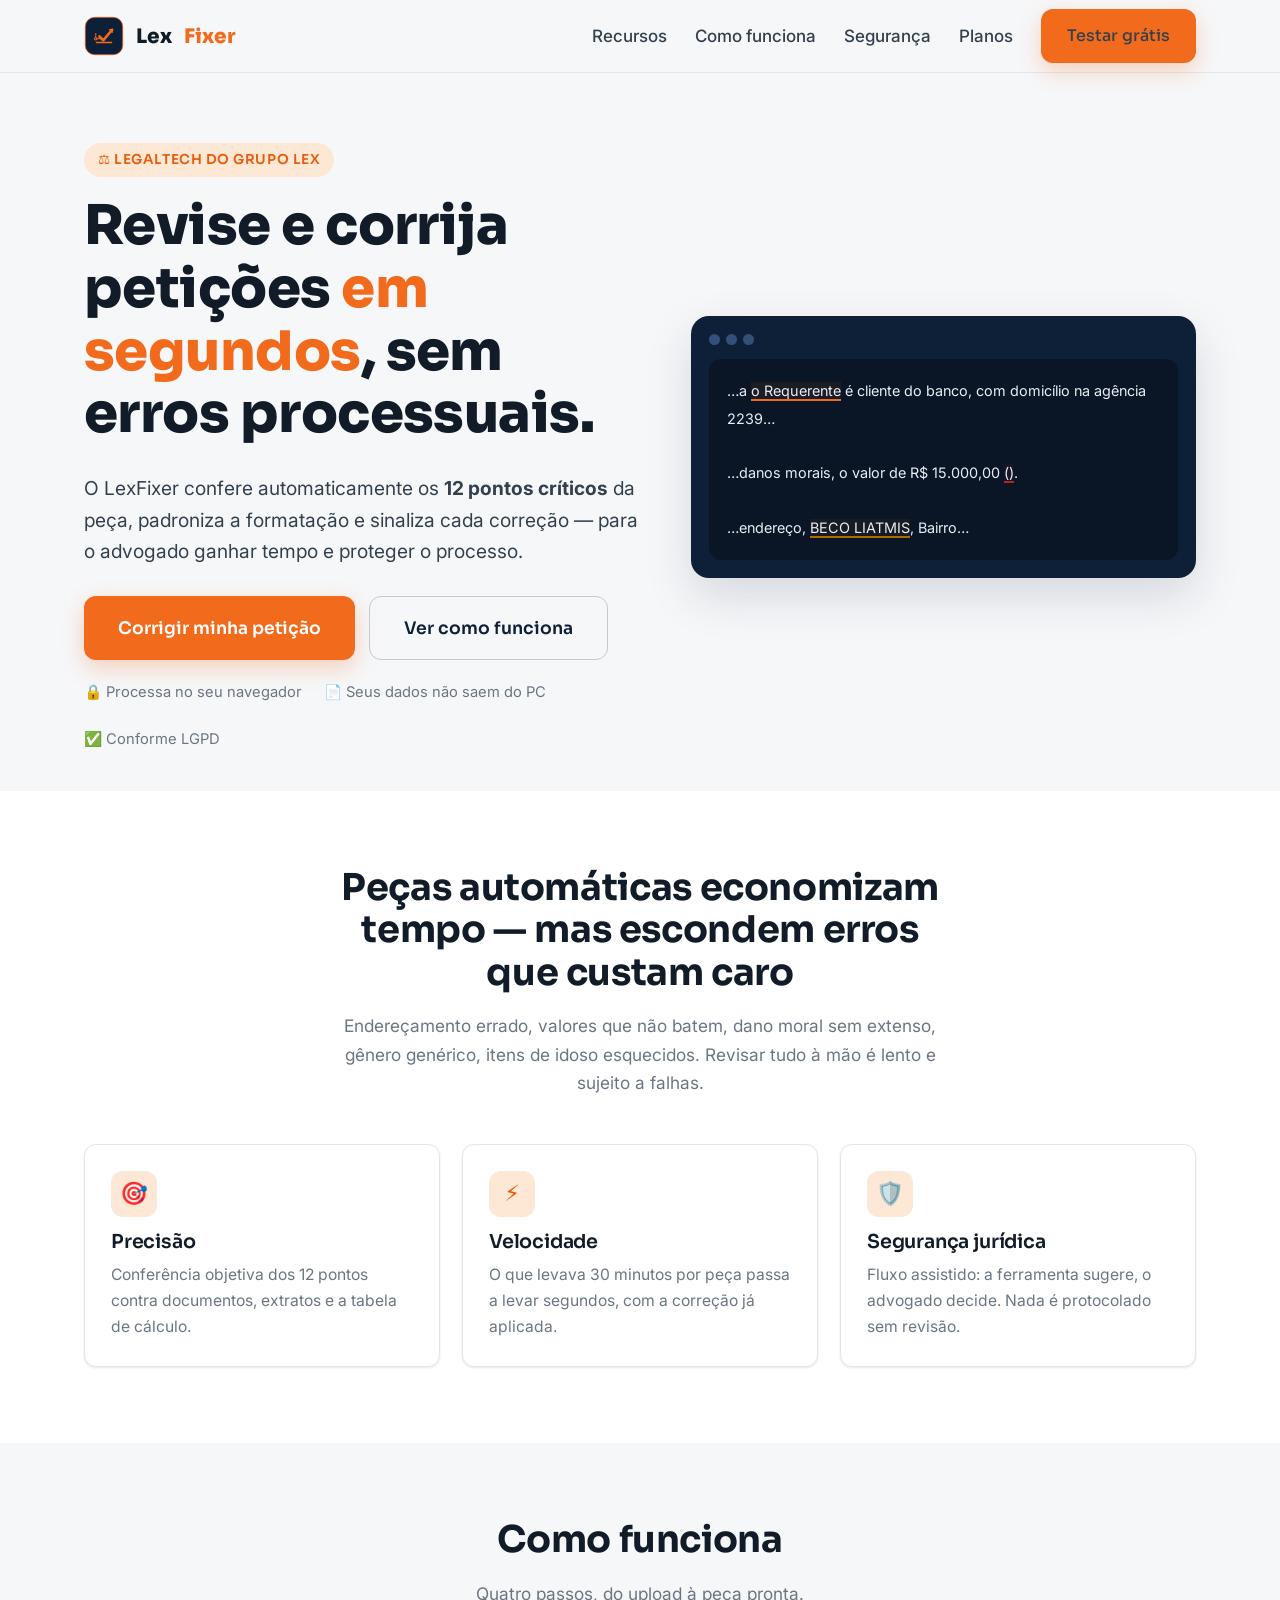
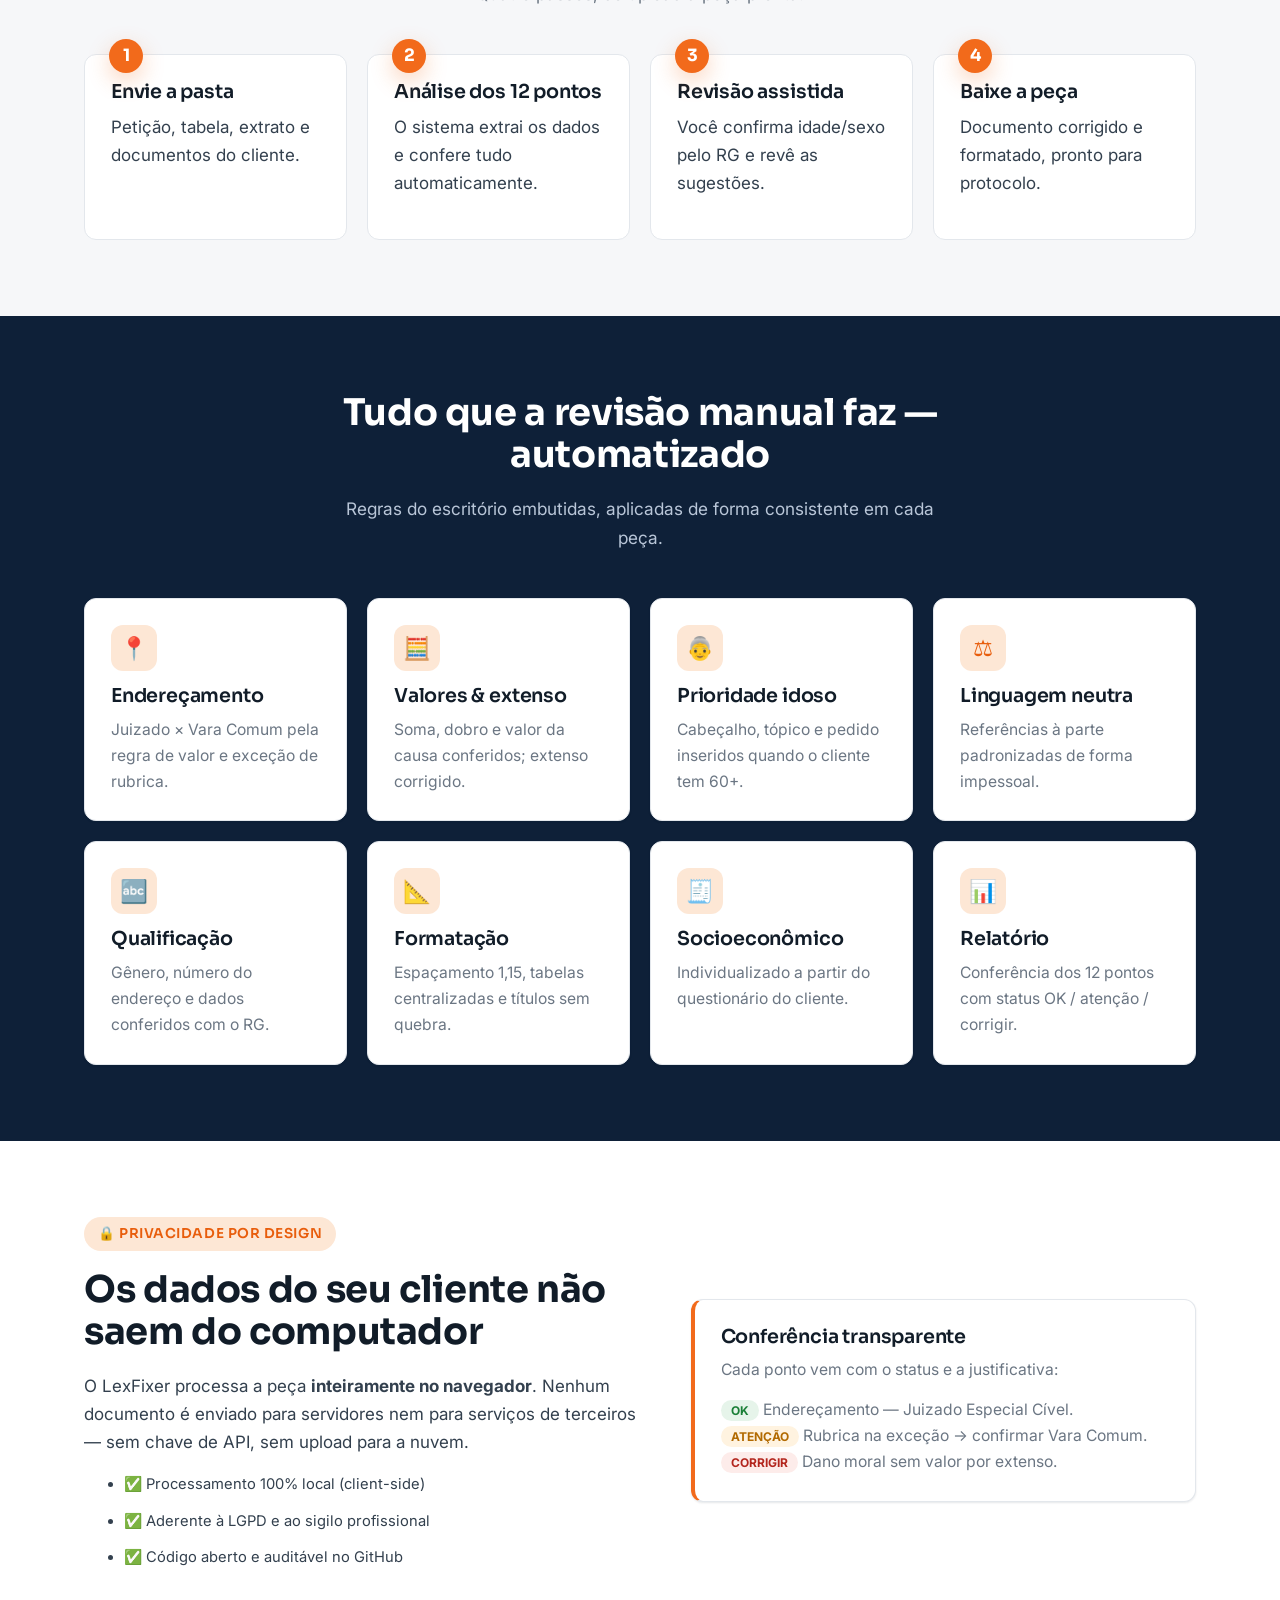
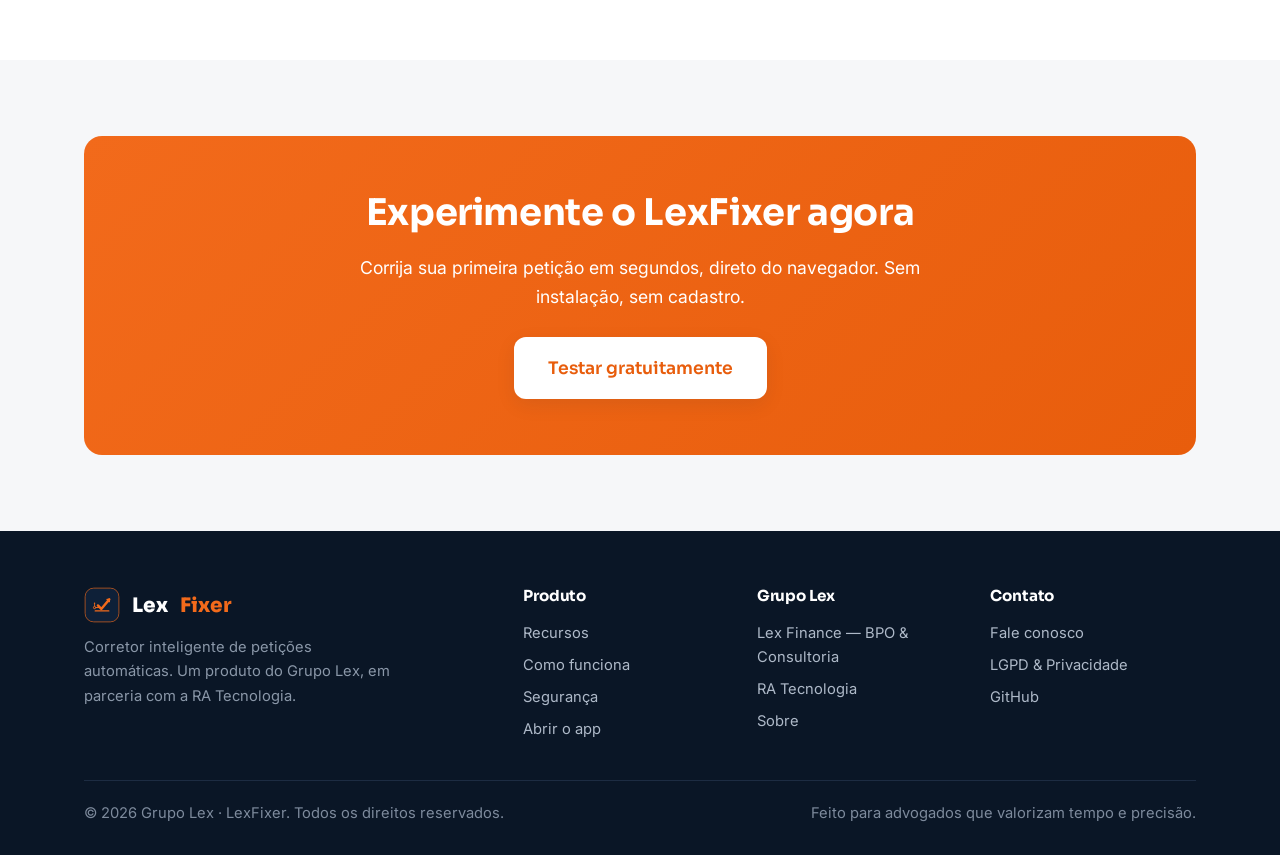
<file: landing/index.html>
<!doctype html>
<html lang="pt-BR">
<head>
<meta charset="utf-8">
<meta name="viewport" content="width=device-width, initial-scale=1">
<title>LexFixer — Corretor inteligente de petições | Grupo Lex</title>
<meta name="description" content="LegalTech que revisa e corrige petições automáticas em segundos: 12 pontos de conferência, formatação padronizada e segurança jurídica. Roda no seu navegador — seus dados não saem do computador.">
<link rel="icon" href="assets/logo-lexfixer.svg">
<link rel="preconnect" href="https://fonts.googleapis.com">
<link rel="preconnect" href="https://fonts.gstatic.com" crossorigin>
<link href="https://fonts.googleapis.com/css2?family=Sora:wght@600;700;800&family=Inter:wght@400;500;600&display=swap" rel="stylesheet">
<link rel="stylesheet" href="styles.css">
</head>
<body>

<!-- ================= HEADER ================= -->
<header class="site-header">
  <div class="container nav">
    <a class="brand" href="#top"><img src="assets/logo-lexfixer.svg" alt="LexFixer">Lex<span class="fx">Fixer</span></a>
    <nav class="nav-links" aria-label="Principal">
      <a href="#recursos">Recursos</a>
      <a href="#como">Como funciona</a>
      <a href="#seguranca">Segurança</a>
      <a href="#planos">Planos</a>
      <a class="btn btn-primary" href="../index.html">Testar grátis</a>
    </nav>
  </div>
</header>

<main id="top">
  <!-- ================= HERO ================= -->
  <section class="hero">
    <div class="container hero-grid">
      <div>
        <span class="eyebrow">⚖️ LegalTech do Grupo Lex</span>
        <h1>Revise e corrija petições <span class="accent">em segundos</span>, sem erros processuais.</h1>
        <p class="lead">O LexFixer confere automaticamente os <strong>12 pontos críticos</strong> da peça, padroniza a formatação e sinaliza cada correção — para o advogado ganhar tempo e proteger o processo.</p>
        <div class="hero-cta">
          <a class="btn btn-primary btn-lg" href="../index.html">Corrigir minha petição</a>
          <a class="btn btn-secondary btn-lg" href="#como">Ver como funciona</a>
        </div>
        <div class="trust">
          <span>🔒 Processa no seu navegador</span>
          <span>📄 Seus dados não saem do PC</span>
          <span>✅ Conforme LGPD</span>
        </div>
      </div>
      <div>
        <div class="mock" aria-hidden="true">
          <div class="bar"><i></i><i></i><i></i></div>
          <div class="doc">
            …a <span class="fix">o Requerente<span class="tooltip">Sugestão: usar linguagem neutra <b>“a parte requerente”</b>.<span class="actions"><button class="mini apply">Aplicar</button><button class="mini skip">Ignorar</button></span></span></span> é cliente do banco, com domicílio na agência 2239…<br><br>
            …danos morais, o valor de R$ 15.000,00 <span class="fix crit">()<span class="tooltip">🔧 Valor por extenso faltando: <b>(quinze mil reais)</b>.<span class="actions"><button class="mini apply">Aplicar</button><button class="mini skip">Ignorar</button></span></span></span>.<br><br>
            …endereço, <span class="fix warn">BECO LIATMIS<span class="tooltip">⚠️ Número da residência ausente. Sugerido: <b>, Nº 52</b>.</span></span>, Bairro…
          </div>
        </div>
      </div>
    </div>
  </section>

  <!-- ================= PROBLEMA / SOLUÇÃO ================= -->
  <section id="problema" class="bg-soft">
    <div class="container section-head">
      <h2>Peças automáticas economizam tempo — mas escondem erros que custam caro</h2>
      <p>Endereçamento errado, valores que não batem, dano moral sem extenso, gênero genérico, itens de idoso esquecidos. Revisar tudo à mão é lento e sujeito a falhas.</p>
    </div>
    <div class="container grid-3">
      <article class="card"><div class="ico">🎯</div><h3>Precisão</h3><p>Conferência objetiva dos 12 pontos contra documentos, extratos e a tabela de cálculo.</p></article>
      <article class="card"><div class="ico">⚡</div><h3>Velocidade</h3><p>O que levava 30 minutos por peça passa a levar segundos, com a correção já aplicada.</p></article>
      <article class="card"><div class="ico">🛡️</div><h3>Segurança jurídica</h3><p>Fluxo assistido: a ferramenta sugere, o advogado decide. Nada é protocolado sem revisão.</p></article>
    </div>
  </section>

  <!-- ================= COMO FUNCIONA ================= -->
  <section id="como">
    <div class="container section-head">
      <h2>Como funciona</h2>
      <p>Quatro passos, do upload à peça pronta.</p>
    </div>
    <div class="container steps">
      <div class="step"><h3>Envie a pasta</h3><p>Petição, tabela, extrato e documentos do cliente.</p></div>
      <div class="step"><h3>Análise dos 12 pontos</h3><p>O sistema extrai os dados e confere tudo automaticamente.</p></div>
      <div class="step"><h3>Revisão assistida</h3><p>Você confirma idade/sexo pelo RG e revê as sugestões.</p></div>
      <div class="step"><h3>Baixe a peça</h3><p>Documento corrigido e formatado, pronto para protocolo.</p></div>
    </div>
  </section>

  <!-- ================= RECURSOS ================= -->
  <section id="recursos" class="bg-navy">
    <div class="container section-head">
      <h2>Tudo que a revisão manual faz — automatizado</h2>
      <p style="color:#b9c6d8">Regras do escritório embutidas, aplicadas de forma consistente em cada peça.</p>
    </div>
    <div class="container grid-4">
      <article class="card"><div class="ico">📍</div><h3>Endereçamento</h3><p>Juizado × Vara Comum pela regra de valor e exceção de rubrica.</p></article>
      <article class="card"><div class="ico">🧮</div><h3>Valores &amp; extenso</h3><p>Soma, dobro e valor da causa conferidos; extenso corrigido.</p></article>
      <article class="card"><div class="ico">👵</div><h3>Prioridade idoso</h3><p>Cabeçalho, tópico e pedido inseridos quando o cliente tem 60+.</p></article>
      <article class="card"><div class="ico">⚖️</div><h3>Linguagem neutra</h3><p>Referências à parte padronizadas de forma impessoal.</p></article>
      <article class="card"><div class="ico">🔤</div><h3>Qualificação</h3><p>Gênero, número do endereço e dados conferidos com o RG.</p></article>
      <article class="card"><div class="ico">📐</div><h3>Formatação</h3><p>Espaçamento 1,15, tabelas centralizadas e títulos sem quebra.</p></article>
      <article class="card"><div class="ico">🧾</div><h3>Socioeconômico</h3><p>Individualizado a partir do questionário do cliente.</p></article>
      <article class="card"><div class="ico">📊</div><h3>Relatório</h3><p>Conferência dos 12 pontos com status OK / atenção / corrigir.</p></article>
    </div>
  </section>

  <!-- ================= SEGURANÇA ================= -->
  <section id="seguranca" class="bg-soft">
    <div class="container hero-grid">
      <div>
        <span class="eyebrow">🔒 Privacidade por design</span>
        <h2>Os dados do seu cliente não saem do computador</h2>
        <p>O LexFixer processa a peça <strong>inteiramente no navegador</strong>. Nenhum documento é enviado para servidores nem para serviços de terceiros — sem chave de API, sem upload para a nuvem.</p>
        <ul class="trust" style="flex-direction:column;gap:12px;color:var(--gray-700)">
          <li>✅ Processamento 100% local (client-side)</li>
          <li>✅ Aderente à LGPD e ao sigilo profissional</li>
          <li>✅ Código aberto e auditável no GitHub</li>
        </ul>
      </div>
      <div>
        <div class="card" style="border-left:4px solid var(--orange-500)">
          <h3>Conferência transparente</h3>
          <p style="margin-bottom:14px">Cada ponto vem com o status e a justificativa:</p>
          <p><span class="badge b-ok">OK</span> Endereçamento — Juizado Especial Cível.</p>
          <p><span class="badge b-warn">ATENÇÃO</span> Rubrica na exceção → confirmar Vara Comum.</p>
          <p style="margin:0"><span class="badge b-fix">CORRIGIR</span> Dano moral sem valor por extenso.</p>
        </div>
      </div>
    </div>
  </section>

  <!-- ================= PLANOS / CTA ================= -->
  <section id="planos">
    <div class="container">
      <div class="cta-band">
        <h2>Experimente o LexFixer agora</h2>
        <p style="max-width:560px;margin:0 auto 26px;font-size:1.1rem">Corrija sua primeira petição em segundos, direto do navegador. Sem instalação, sem cadastro.</p>
        <a class="btn btn-primary btn-lg" href="../index.html">Testar gratuitamente</a>
      </div>
    </div>
  </section>
</main>

<!-- ================= FOOTER ================= -->
<footer class="site-footer">
  <div class="container">
    <div class="footer-grid">
      <div>
        <div class="brand" style="color:#fff;margin-bottom:12px"><img src="assets/logo-lexfixer.svg" alt="" style="width:36px;height:36px">Lex<span class="fx">Fixer</span></div>
        <p style="color:#8a97a8;max-width:320px">Corretor inteligente de petições automáticas. Um produto do Grupo Lex, em parceria com a RA Tecnologia.</p>
      </div>
      <div><h4>Produto</h4><a href="#recursos">Recursos</a><a href="#como">Como funciona</a><a href="#seguranca">Segurança</a><a href="../index.html">Abrir o app</a></div>
      <div><h4>Grupo Lex</h4><a href="#">Lex Finance — BPO &amp; Consultoria</a><a href="#">RA Tecnologia</a><a href="#">Sobre</a></div>
      <div><h4>Contato</h4><a href="#">Fale conosco</a><a href="#">LGPD &amp; Privacidade</a><a href="https://github.com/cmaluhg/lexfixer">GitHub</a></div>
    </div>
    <div class="footer-bottom">
      <span>© 2026 Grupo Lex · LexFixer. Todos os direitos reservados.</span>
      <span>Feito para advogados que valorizam tempo e precisão.</span>
    </div>
  </div>
</footer>

<script>
  // reveal on scroll (progressive enhancement)
  const io = new IntersectionObserver((es) => es.forEach(e => { if (e.isIntersecting) e.target.classList.add('in'); }), { threshold:.12 });
  document.querySelectorAll('.card,.step').forEach(el => { el.classList.add('reveal'); io.observe(el); });
</script>
</body>
</html>
</file>
<file: landing/styles.css>
/* ============================================================
   LexFixer — Design System (Grupo Lex)
   Azul-marinho (segurança) + Laranja (tecnologia) + off-white
   ============================================================ */
:root{
  /* --- Paleta base --- */
  --navy-900:#0A1626;
  --navy-800:#0E2038;   /* PRIMÁRIA */
  --navy-700:#16304F;
  --navy-600:#1E3E63;

  --orange-600:#E85D0C;
  --orange-500:#F26A1B;  /* DESTAQUE / CTA */
  --orange-400:#FB8332;
  --orange-100:#FDE7D5;  /* fundo suave de alerta */

  --white:#FFFFFF;
  --offwhite:#F6F7F9;    /* FUNDO */
  --gray-50:#F1F3F5;
  --gray-100:#E3E7EC;    /* bordas */
  --gray-300:#C3CAD3;
  --gray-500:#6B7683;    /* texto secundário */
  --gray-700:#33404E;    /* corpo */
  --ink:#111C28;         /* títulos */

  --success:#1A7F37;
  --warning:#B26A00;
  --danger:#B3261E;

  /* --- Tokens semânticos --- */
  --color-bg:var(--offwhite);
  --color-surface:var(--white);
  --color-primary:var(--navy-800);
  --color-accent:var(--orange-500);
  --color-text:var(--gray-700);
  --color-heading:var(--ink);
  --color-muted:var(--gray-500);
  --color-border:var(--gray-100);

  /* --- Tipografia --- */
  --font-head:'Sora',system-ui,Segoe UI,Roboto,sans-serif;
  --font-body:'Inter',system-ui,Segoe UI,Roboto,sans-serif;

  /* --- Forma & profundidade --- */
  --radius-sm:8px;
  --radius:12px;
  --radius-lg:18px;
  --radius-pill:999px;
  --shadow-sm:0 1px 2px rgba(14,32,56,.06), 0 1px 3px rgba(14,32,56,.05);
  --shadow-md:0 6px 20px rgba(14,32,56,.08);
  --shadow-lg:0 18px 48px rgba(14,32,56,.14);
  --shadow-accent:0 8px 22px rgba(242,106,27,.28);

  --ease:cubic-bezier(.4,0,.2,1);
  --dur:.18s;
  --container:1160px;
}

*{box-sizing:border-box}
html{scroll-behavior:smooth}
body{
  margin:0;background:var(--color-bg);color:var(--color-text);
  font-family:var(--font-body);font-size:17px;line-height:1.65;-webkit-font-smoothing:antialiased;
}
h1,h2,h3,h4{font-family:var(--font-head);color:var(--color-heading);line-height:1.15;letter-spacing:-.01em;margin:0 0 .5em}
h1{font-size:clamp(2.1rem,4.5vw,3.4rem);font-weight:800}
h2{font-size:clamp(1.6rem,3vw,2.3rem);font-weight:700}
h3{font-size:1.2rem;font-weight:600}
p{margin:0 0 1rem}
a{color:var(--navy-700);text-decoration:none}
.container{max-width:var(--container);margin:0 auto;padding:0 24px}
.muted{color:var(--color-muted)}
.accent{color:var(--color-accent)}

/* ---------------- Botões ---------------- */
.btn{
  display:inline-flex;align-items:center;gap:.5rem;font-family:var(--font-head);
  font-weight:600;font-size:1rem;border:0;border-radius:var(--radius);
  padding:14px 26px;cursor:pointer;transition:transform var(--dur) var(--ease),
  box-shadow var(--dur) var(--ease),background var(--dur) var(--ease);
}
.btn-primary{background:var(--orange-500);color:#fff;box-shadow:var(--shadow-accent)}
.btn-primary:hover{background:var(--orange-600);transform:translateY(-2px);box-shadow:0 12px 28px rgba(242,106,27,.34)}
.btn-primary:active{transform:translateY(0)}
.btn-secondary{background:transparent;color:var(--navy-800);border:1.5px solid var(--gray-300)}
.btn-secondary:hover{border-color:var(--navy-800);background:var(--white)}
.btn-ghost-light{background:rgba(255,255,255,.1);color:#fff;border:1.5px solid rgba(255,255,255,.35)}
.btn-ghost-light:hover{background:rgba(255,255,255,.18)}
.btn:focus-visible{outline:3px solid rgba(242,106,27,.45);outline-offset:2px}
.btn-lg{padding:17px 34px;font-size:1.08rem}

/* ---------------- Header / Nav ---------------- */
.site-header{position:sticky;top:0;z-index:50;background:rgba(246,247,249,.82);
  backdrop-filter:saturate(140%) blur(10px);border-bottom:1px solid var(--color-border)}
.nav{display:flex;align-items:center;justify-content:space-between;height:72px}
.brand{display:flex;align-items:center;gap:12px;font-family:var(--font-head);font-weight:800;color:var(--ink);font-size:1.25rem}
.brand img{width:40px;height:40px;border-radius:10px}
.brand .fx{color:var(--orange-500)}
.nav-links{display:flex;gap:28px;align-items:center}
.nav-links a{font-weight:500;color:var(--gray-700)}
.nav-links a:hover{color:var(--navy-800)}
@media(max-width:860px){.nav-links{display:none}}

/* ---------------- Hero ---------------- */
.hero{position:relative;overflow:hidden;padding:70px 0 40px}
.hero-grid{display:grid;grid-template-columns:1.05fr .95fr;gap:48px;align-items:center}
@media(max-width:900px){.hero-grid{grid-template-columns:1fr;gap:28px}}
.eyebrow{display:inline-flex;align-items:center;gap:8px;font-family:var(--font-head);font-weight:600;
  font-size:.85rem;letter-spacing:.04em;text-transform:uppercase;color:var(--orange-600);
  background:var(--orange-100);padding:6px 14px;border-radius:var(--radius-pill);margin-bottom:18px}
.hero p.lead{font-size:1.2rem;color:var(--gray-700);max-width:560px}
.hero-cta{display:flex;gap:14px;flex-wrap:wrap;margin:28px 0 20px}
.trust{display:flex;gap:22px;flex-wrap:wrap;color:var(--gray-500);font-size:.92rem}
.trust span{display:inline-flex;align-items:center;gap:7px}

/* mockup do app no hero */
.mock{background:var(--navy-800);border-radius:var(--radius-lg);box-shadow:var(--shadow-lg);
  padding:18px;color:#e8edf4}
.mock .bar{display:flex;gap:6px;margin-bottom:14px}
.mock .bar i{width:11px;height:11px;border-radius:50%;background:#33507a}
.mock .doc{background:#0A1626;border-radius:12px;padding:18px;font-size:.9rem;line-height:1.9}

/* ---------------- Seções ---------------- */
section{padding:76px 0}
.section-head{text-align:center;max-width:680px;margin:0 auto 46px}
.section-head p{color:var(--color-muted);font-size:1.08rem}
.bg-navy{background:var(--navy-800);color:#dfe7f1}
.bg-navy h2,.bg-navy h3{color:#fff}
.bg-soft{background:var(--white)}

/* Cards / recursos */
.grid-3{display:grid;grid-template-columns:repeat(3,1fr);gap:22px}
.grid-4{display:grid;grid-template-columns:repeat(4,1fr);gap:20px}
@media(max-width:900px){.grid-3,.grid-4{grid-template-columns:1fr 1fr}}
@media(max-width:600px){.grid-3,.grid-4{grid-template-columns:1fr}}
.card{background:var(--color-surface);border:1px solid var(--color-border);border-radius:var(--radius);
  padding:26px;box-shadow:var(--shadow-sm);transition:transform var(--dur) var(--ease),box-shadow var(--dur) var(--ease)}
.card:hover{transform:translateY(-4px);box-shadow:var(--shadow-md)}
.card .ico{width:46px;height:46px;border-radius:12px;background:var(--orange-100);color:var(--orange-600);
  display:grid;place-items:center;font-size:1.4rem;margin-bottom:14px}
.card h3{color:var(--ink)}
.card p{margin:0;font-size:.98rem;color:var(--gray-500)}

/* Passos */
.steps{counter-reset:s;display:grid;grid-template-columns:repeat(4,1fr);gap:20px}
@media(max-width:900px){.steps{grid-template-columns:1fr 1fr}}
@media(max-width:600px){.steps{grid-template-columns:1fr}}
.step{position:relative;padding:26px;background:var(--white);border:1px solid var(--color-border);border-radius:var(--radius)}
.step::before{counter-increment:s;content:counter(s);position:absolute;top:-16px;left:24px;width:34px;height:34px;
  background:var(--orange-500);color:#fff;border-radius:50%;display:grid;place-items:center;font-family:var(--font-head);font-weight:700;box-shadow:var(--shadow-accent)}

/* ---------------- Upload (dropzone) ---------------- */
.dropzone{border:2px dashed var(--gray-300);border-radius:var(--radius-lg);background:var(--white);
  padding:40px;text-align:center;color:var(--gray-500);transition:border-color var(--dur) var(--ease),background var(--dur) var(--ease)}
.dropzone:hover,.dropzone.drag{border-color:var(--orange-500);background:#fff7f1}
.dropzone .ico{font-size:2.2rem;color:var(--orange-500)}
.dropzone strong{color:var(--navy-800)}

/* ---------------- Sugestões de correção (editor) ---------------- */
.fix{border-bottom:2px solid var(--orange-500);cursor:help;position:relative;background:rgba(242,106,27,.08)}
.fix.warn{border-bottom-color:var(--warning);background:rgba(178,106,0,.08)}
.fix.crit{border-bottom-style:wavy;border-bottom-color:var(--danger);background:rgba(179,38,30,.07)}
.fix .tooltip{position:absolute;left:0;top:135%;z-index:5;min-width:240px;background:var(--navy-800);color:#eaf0f8;
  padding:12px 14px;border-radius:10px;box-shadow:var(--shadow-lg);font-size:.86rem;opacity:0;pointer-events:none;
  transform:translateY(4px);transition:opacity var(--dur) var(--ease),transform var(--dur) var(--ease)}
.fix:hover .tooltip{opacity:1;transform:translateY(0)}
.tooltip .actions{display:flex;gap:8px;margin-top:10px}
.tooltip .mini{font-size:.78rem;padding:6px 12px;border-radius:8px;border:0;cursor:pointer}
.mini.apply{background:var(--orange-500);color:#fff}
.mini.skip{background:transparent;color:#cbd6e6;border:1px solid #3a5680}

/* Badges de status */
.badge{font-size:.75rem;font-weight:700;padding:3px 10px;border-radius:var(--radius-pill)}
.b-ok{background:#e6f4ea;color:var(--success)}
.b-warn{background:#fff3e0;color:var(--warning)}
.b-fix{background:#fdecea;color:var(--danger)}

/* CTA band */
.cta-band{background:linear-gradient(135deg,var(--orange-500),var(--orange-600));color:#fff;text-align:center;border-radius:var(--radius-lg);padding:56px 24px}
.cta-band h2{color:#fff}
.cta-band .btn-primary{background:#fff;color:var(--orange-600);box-shadow:var(--shadow-md)}
.cta-band .btn-primary:hover{background:#fff}

/* ---------------- Footer ---------------- */
.site-footer{background:var(--navy-900);color:#aeb9c8;padding:56px 0 30px;font-size:.92rem}
.footer-grid{display:grid;grid-template-columns:2fr 1fr 1fr 1fr;gap:28px}
@media(max-width:800px){.footer-grid{grid-template-columns:1fr 1fr}}
.site-footer h4{color:#fff;font-size:.95rem;margin-bottom:12px}
.site-footer a{color:#aeb9c8;display:block;padding:4px 0}
.site-footer a:hover{color:var(--orange-400)}
.footer-bottom{border-top:1px solid #1d2c42;margin-top:34px;padding-top:20px;display:flex;justify-content:space-between;flex-wrap:wrap;gap:10px;color:#7d8a9c}
.reveal{opacity:0;transform:translateY(14px);transition:opacity .5s var(--ease),transform .5s var(--ease)}
.reveal.in{opacity:1;transform:none}
</file>
